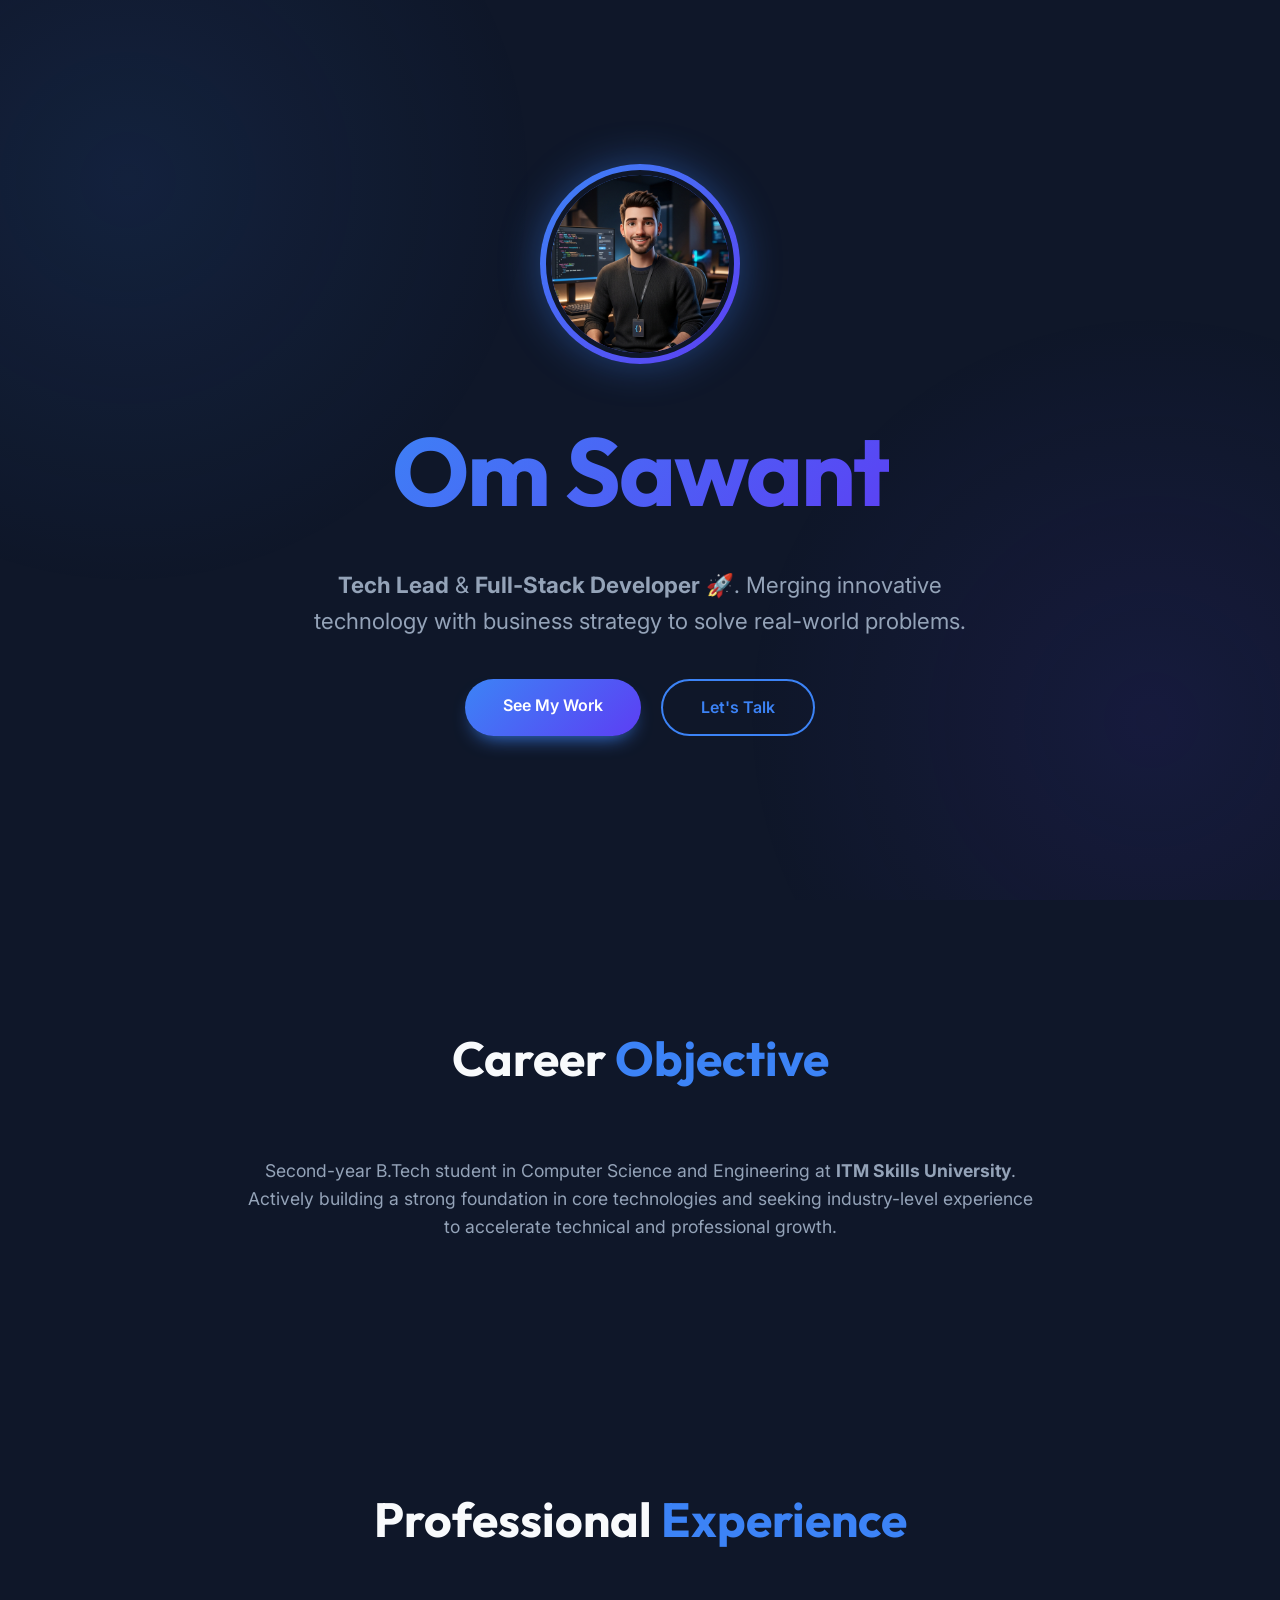
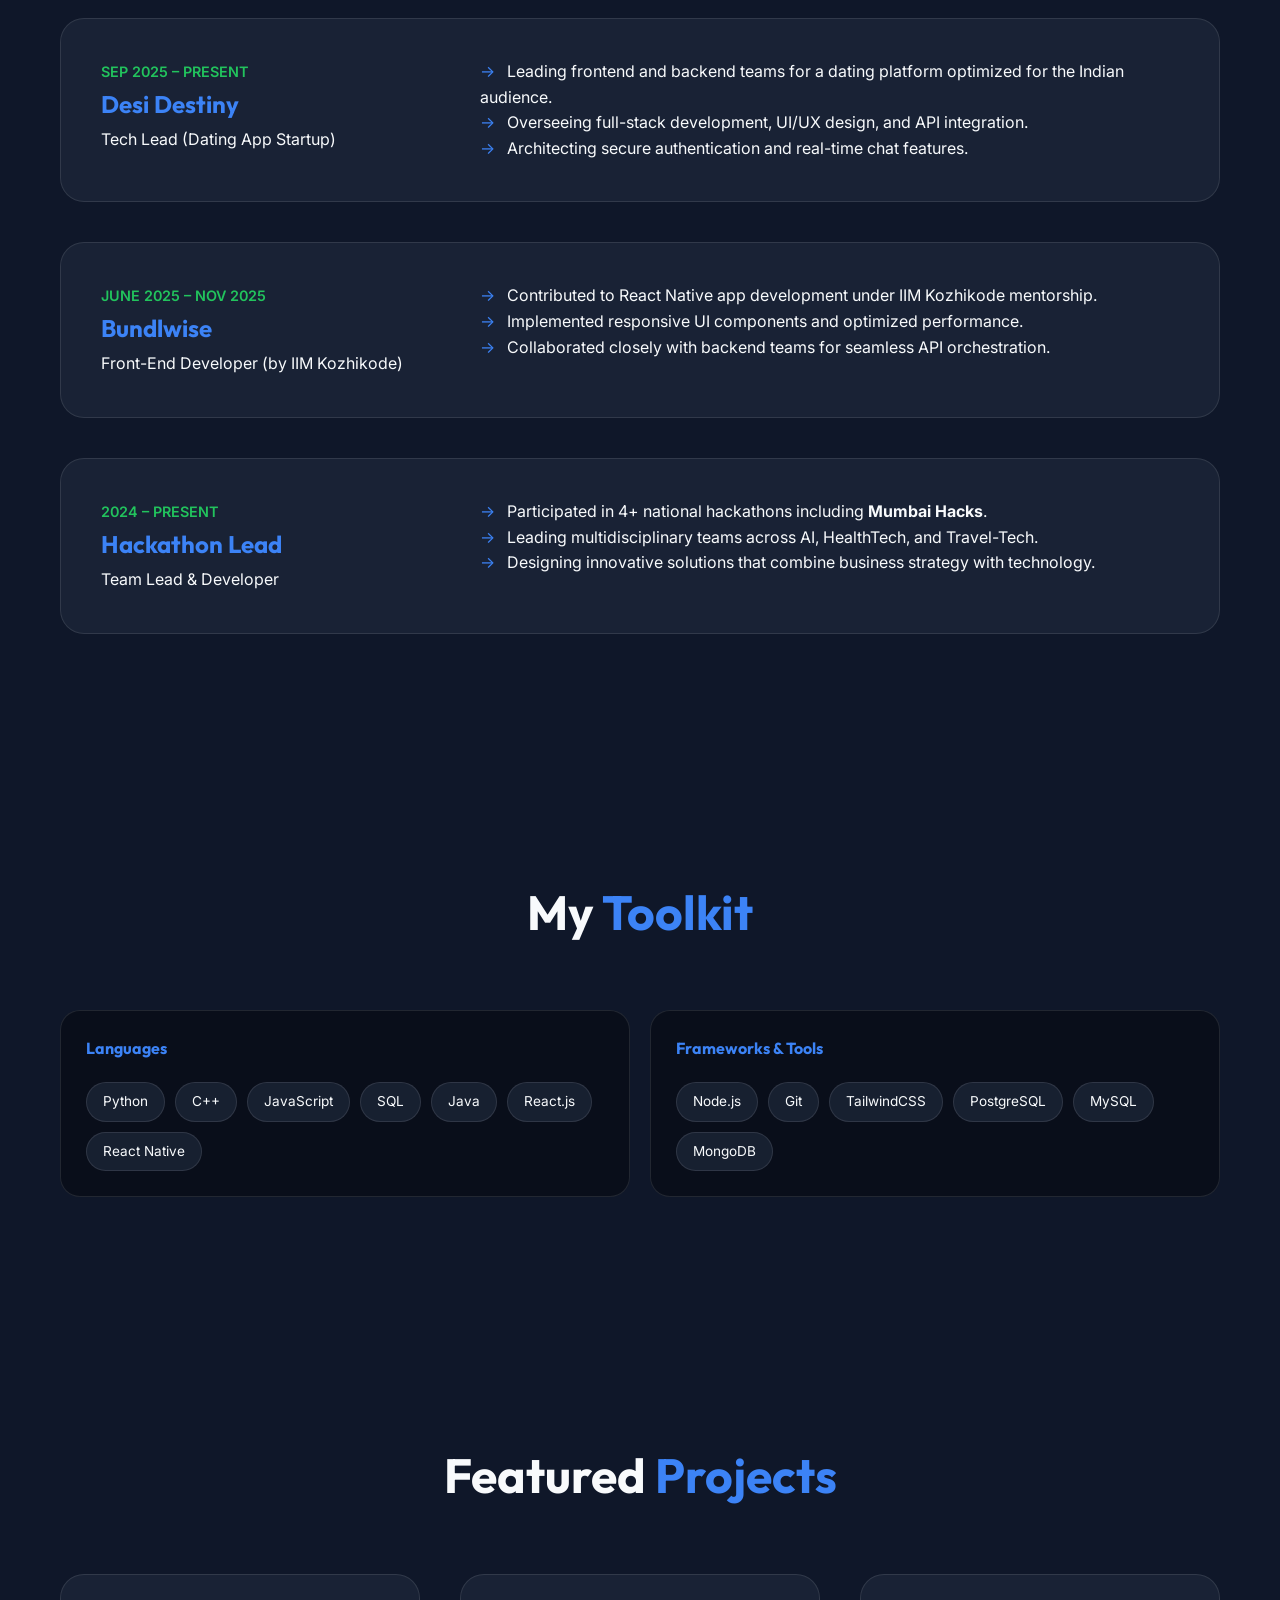
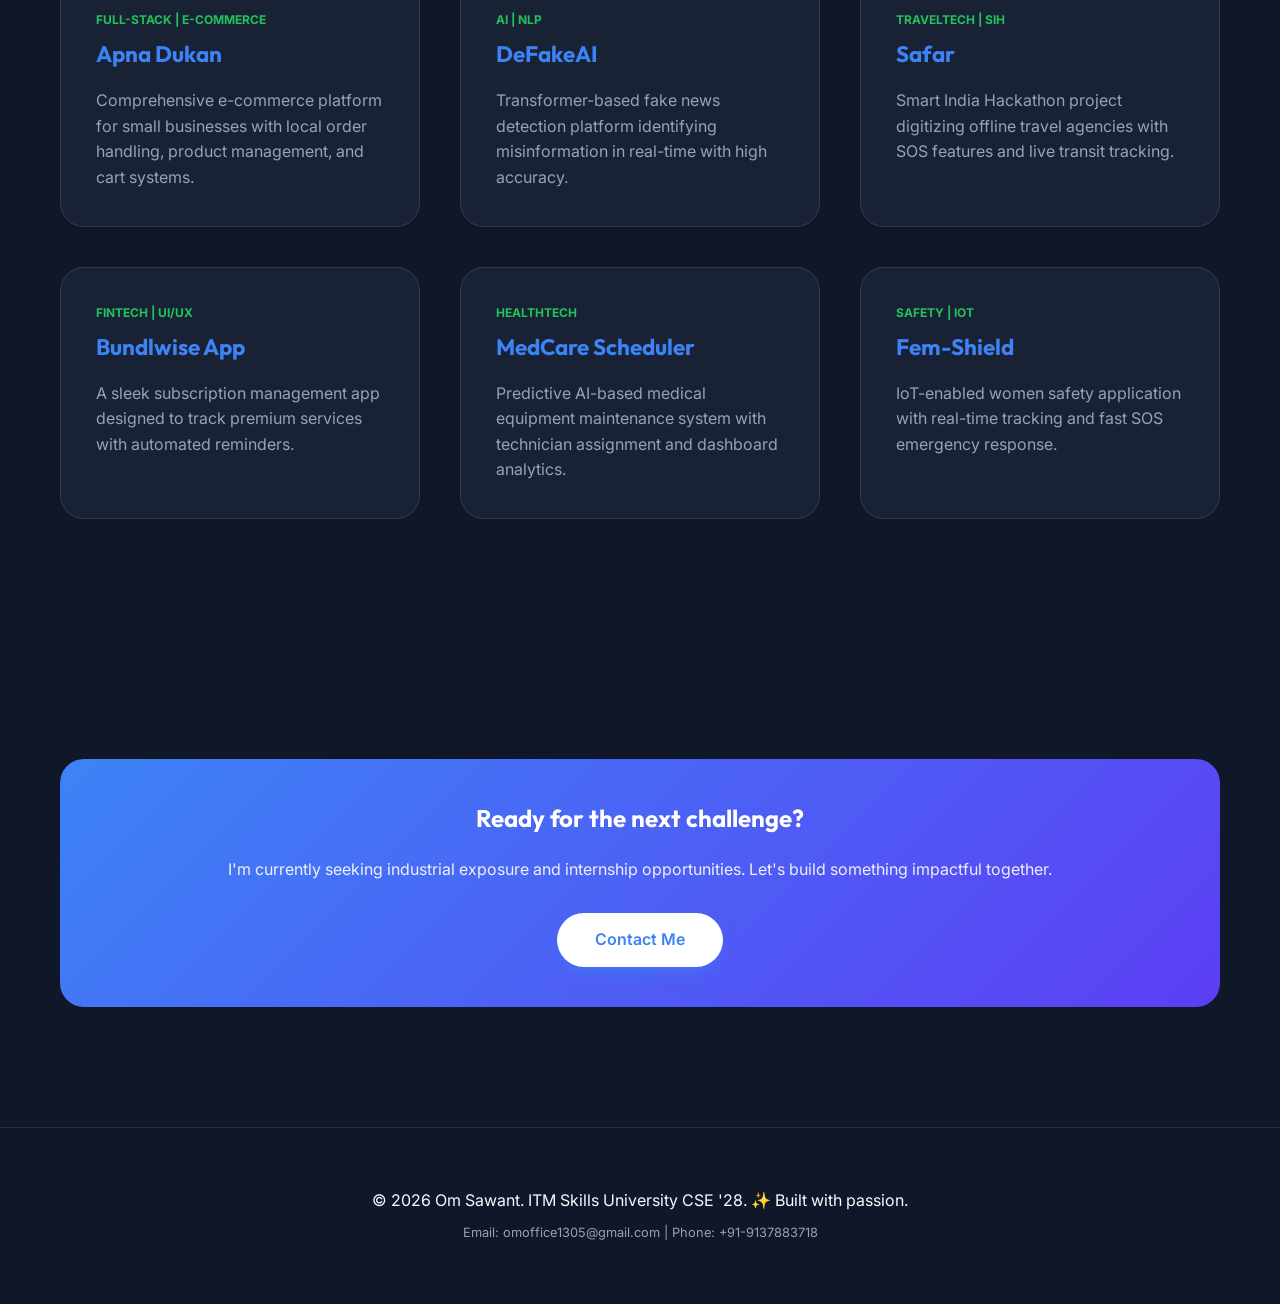
<file: index.html>
<!DOCTYPE html>
<html lang="en">

<head>
    <meta charset="UTF-8">
    <meta name="viewport" content="width=device-width, initial-scale=1.0">
    <meta name="description" content="Om Sawant - B.Tech CSE Student, Tech Lead, and Full-Stack Developer. Portfolio showcasing projects in AI, EdTech, and Fintech.">
    <title>Om Sawant | Tech Lead & Full-Stack Developer</title>
    
    <!-- Fonts -->
    <link rel="preconnect" href="https://fonts.googleapis.com">
    <link rel="preconnect" href="https://fonts.gstatic.com" crossorigin>
    <link href="https://fonts.googleapis.com/css2?family=Inter:wght@300;400;600;800&family=Outfit:wght@400;700&display=swap" rel="stylesheet">
    
    <!-- External Styles -->
    <link rel="stylesheet" href="style.css">
</head>

<body>

    <header>
        <div class="avatar-container">
            <img src="assets/avatar.png" alt="Om Sawant's Portrait">
        </div>
        <h1 class="scroll-reveal">Om Sawant</h1>
        <p class="hero-tagline scroll-reveal">
            <strong>Tech Lead</strong> & <strong>Full-Stack Developer</strong> 🚀. 
            Merging innovative technology with business strategy to solve real-world problems.
        </p>
        <div class="cta-group scroll-reveal">
            <a href="#projects" class="cta-button">See My Work</a>
            <a href="contact.html" class="cta-button outline">Let's Talk</a>
        </div>
    </header>

    <section id="about" class="scroll-reveal">
        <h2 class="section-title">Career <span>Objective</span></h2>
        <p style="text-align: center; max-width: 800px; margin: 0 auto; font-size: 1.1rem; color: var(--text-dim);">
            Second-year B.Tech student in Computer Science and Engineering at <strong>ITM Skills University</strong>. 
            Actively building a strong foundation in core technologies and seeking industry-level experience to accelerate technical and professional growth.
        </p>
    </section>

    <section id="experience">
        <h2 class="section-title">Professional <span>Experience</span></h2>
        <div class="experience-list">
            <div class="experience-card scroll-reveal">
                <div class="exp-header">
                    <span class="exp-date">Sep 2025 – Present</span>
                    <h3>Desi Destiny</h3>
                    <p>Tech Lead (Dating App Startup)</p>
                </div>
                <div class="exp-content">
                    <ul>
                        <li>Leading frontend and backend teams for a dating platform optimized for the Indian audience.</li>
                        <li>Overseeing full-stack development, UI/UX design, and API integration.</li>
                        <li>Architecting secure authentication and real-time chat features.</li>
                    </ul>
                </div>
            </div>

            <div class="experience-card scroll-reveal">
                <div class="exp-header">
                    <span class="exp-date">June 2025 – Nov 2025</span>
                    <h3>Bundlwise</h3>
                    <p>Front-End Developer (by IIM Kozhikode)</p>
                </div>
                <div class="exp-content">
                    <ul>
                        <li>Contributed to React Native app development under IIM Kozhikode mentorship.</li>
                        <li>Implemented responsive UI components and optimized performance.</li>
                        <li>Collaborated closely with backend teams for seamless API orchestration.</li>
                    </ul>
                </div>
            </div>

            <div class="experience-card scroll-reveal">
                <div class="exp-header">
                    <span class="exp-date">2024 – Present</span>
                    <h3>Hackathon Lead</h3>
                    <p>Team Lead & Developer</p>
                </div>
                <div class="exp-content">
                    <ul>
                        <li>Participated in 4+ national hackathons including <strong>Mumbai Hacks</strong>.</li>
                        <li>Leading multidisciplinary teams across AI, HealthTech, and Travel-Tech.</li>
                        <li>Designing innovative solutions that combine business strategy with technology.</li>
                    </ul>
                </div>
            </div>
        </div>
    </section>

    <section id="skills">
        <h2 class="section-title">My <span>Toolkit</span></h2>
        <div class="skills-grid">
            <div class="skill-category scroll-reveal">
                <h4>Languages</h4>
                <div class="skills-list">
                    <span class="skill-tag">Python</span>
                    <span class="skill-tag">C++</span>
                    <span class="skill-tag">JavaScript</span>
                    <span class="skill-tag">SQL</span>
                    <span class="skill-tag">Java</span>
                    <span class="skill-tag">React.js</span>
                    <span class="skill-tag">React Native</span>
                </div>
            </div>
            <div class="skill-category scroll-reveal">
                <h4>Frameworks & Tools</h4>
                <div class="skills-list">
                    <span class="skill-tag">Node.js</span>
                    <span class="skill-tag">Git</span>
                    <span class="skill-tag">TailwindCSS</span>
                    <span class="skill-tag">PostgreSQL</span>
                    <span class="skill-tag">MySQL</span>
                    <span class="skill-tag">MongoDB</span>
                </div>
            </div>
        </div>
    </section>

    <section id="projects">
        <h2 class="section-title">Featured <span>Projects</span></h2>
        <div class="projects-grid">
            <div class="project-card scroll-reveal">
                <span class="project-tag">Full-Stack | E-Commerce</span>
                <h3>Apna Dukan</h3>
                <p>Comprehensive e-commerce platform for small businesses with local order handling, product management, and cart systems.</p>
            </div>
            <div class="project-card scroll-reveal">
                <span class="project-tag">AI | NLP</span>
                <h3>DeFakeAI</h3>
                <p>Transformer-based fake news detection platform identifying misinformation in real-time with high accuracy.</p>
            </div>
            <div class="project-card scroll-reveal">
                <span class="project-tag">TravelTech | SIH</span>
                <h3>Safar</h3>
                <p>Smart India Hackathon project digitizing offline travel agencies with SOS features and live transit tracking.</p>
            </div>
            <div class="project-card scroll-reveal">
                <span class="project-tag">Fintech | UI/UX</span>
                <h3>Bundlwise App</h3>
                <p>A sleek subscription management app designed to track premium services with automated reminders.</p>
            </div>
            <div class="project-card scroll-reveal">
                <span class="project-tag">HealthTech</span>
                <h3>MedCare Scheduler</h3>
                <p>Predictive AI-based medical equipment maintenance system with technician assignment and dashboard analytics.</p>
            </div>
            <div class="project-card scroll-reveal">
                <span class="project-tag">Safety | IoT</span>
                <h3>Fem-Shield</h3>
                <p>IoT-enabled women safety application with real-time tracking and fast SOS emergency response.</p>
            </div>
        </div>
    </section>

    <section class="scroll-reveal">
        <div class="experience-card" style="text-align: center; display: block; background: var(--gradient); border: none;">
            <h2 style="color: white; margin-bottom: 20px;">Ready for the next challenge?</h2>
            <p style="color: rgba(255,255,255,0.9); margin-bottom: 30px;">
                I'm currently seeking industrial exposure and internship opportunities. 
                Let's build something impactful together.
            </p>
            <a href="contact.html" class="cta-button" style="background: white; color: var(--primary);">Contact Me</a>
        </div>
    </section>

    <footer>
        <p>&copy; 2026 Om Sawant. ITM Skills University CSE '28. ✨ Built with passion.</p>
        <p style="font-size: 0.8rem; margin-top: 10px; color: var(--text-dim);">
            Email: omoffice1305@gmail.com | Phone: +91-9137883718
        </p>
    </footer>

    <!-- External Script -->
    <script src="script.js"></script>
</body>

</html>
</file>
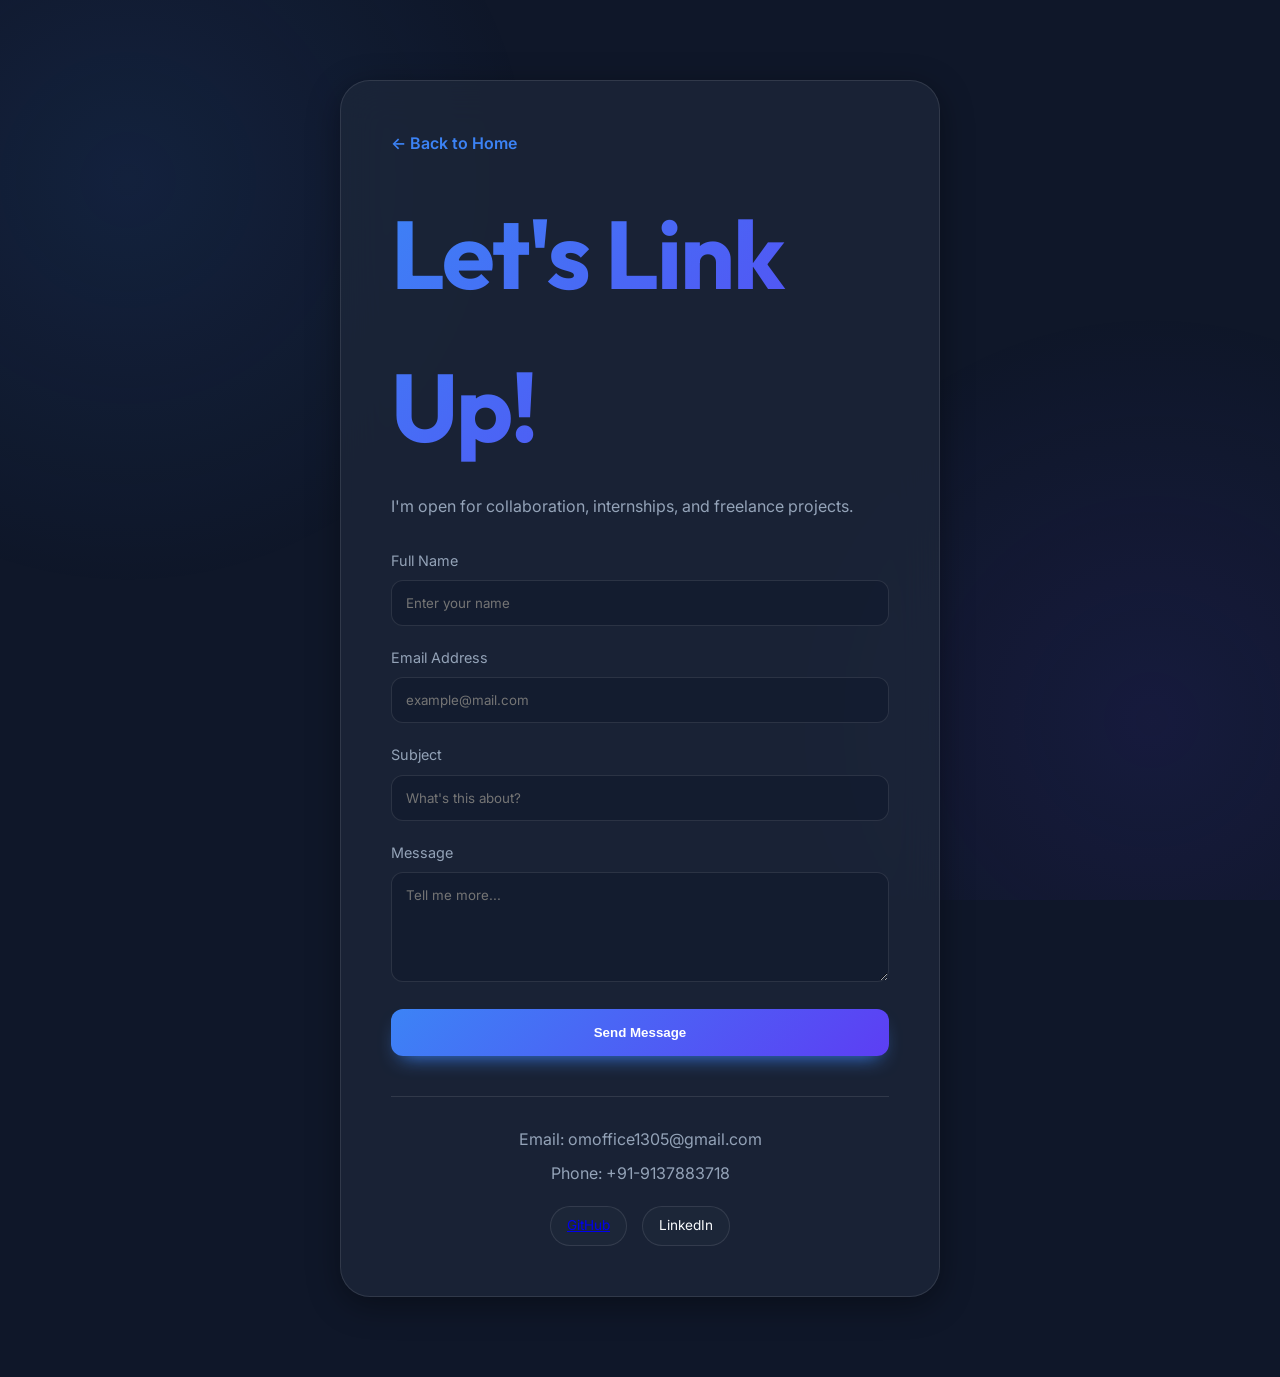
<file: contact.html>
<!DOCTYPE html>
<html lang="en">

<head>
    <meta charset="UTF-8">
    <meta name="viewport" content="width=device-width, initial-scale=1.0">
    <meta name="description" content="Contact Om Sawant - Tech Lead & Full-Stack Developer. Get in touch for collaboration and internship opportunities.">
    <title>Contact Om Sawant | Get In Touch</title>
    
    <!-- Fonts -->
    <link rel="preconnect" href="https://fonts.googleapis.com">
    <link rel="preconnect" href="https://fonts.gstatic.com" crossorigin>
    <link href="https://fonts.googleapis.com/css2?family=Inter:wght@300;400;600;800&family=Outfit:wght@400;700&display=swap" rel="stylesheet">
    
    <!-- External Styles -->
    <link rel="stylesheet" href="style.css">
    <style>
        .contact-container {
            min-height: 100vh;
            display: flex;
            justify-content: center;
            align-items: center;
            padding: 80px 20px;
        }

        .contact-form-card {
            background: var(--glass-bg);
            backdrop-filter: blur(20px);
            -webkit-backdrop-filter: blur(20px);
            border: 1px solid var(--glass-border);
            border-radius: 30px;
            padding: 50px;
            width: 100%;
            max-width: 600px;
            box-shadow: var(--shadow);
        }

        .back-link {
            display: inline-flex;
            align-items: center;
            color: var(--primary);
            text-decoration: none;
            font-weight: 600;
            margin-bottom: 20px;
            transition: var(--transition);
        }

        .back-link:hover {
            transform: translateX(-5px);
        }

        .form-group {
            margin-bottom: 20px;
        }

        .form-group label {
            display: block;
            margin-bottom: 8px;
            font-size: 0.9rem;
            color: var(--text-dim);
        }

        .form-group input, .form-group textarea {
            width: 100%;
            padding: 14px;
            background: rgba(15, 23, 42, 0.5);
            border: 1px solid var(--glass-border);
            border-radius: 12px;
            color: white;
            font-family: inherit;
            transition: var(--transition);
        }

        .form-group input:focus, .form-group textarea:focus {
            outline: none;
            border-color: var(--primary);
            background: rgba(15, 23, 42, 0.8);
        }

        .submit-btn {
            width: 100%;
            padding: 16px;
            background: var(--gradient);
            border: none;
            border-radius: 12px;
            color: white;
            font-weight: 700;
            cursor: pointer;
            transition: var(--transition);
            box-shadow: 0 10px 20px -10px var(--primary);
        }

        .submit-btn:hover {
            transform: translateY(-3px);
            box-shadow: 0 15px 25px -10px var(--primary);
        }

        .contact-info {
            margin-top: 40px;
            text-align: center;
            border-top: 1px solid var(--glass-border);
            padding-top: 30px;
        }

        .contact-info p {
            margin-bottom: 8px;
            color: var(--text-dim);
        }
    </style>
</head>

<body>

    <main class="contact-container scroll-reveal visible">
        <div class="contact-form-card">
            <a href="index.html" class="back-link">← Back to Home</a>
            <h1 style="margin-bottom: 10px;">Let's Link Up!</h1>
            <p style="color: var(--text-dim); margin-bottom: 30px;">I'm open for collaboration, internships, and freelance projects.</p>
            
            <form action="#">
                <div class="form-group">
                    <label for="name">Full Name</label>
                    <input type="text" id="name" placeholder="Enter your name" required>
                </div>
                <div class="form-group">
                    <label for="email">Email Address</label>
                    <input type="email" id="email" placeholder="example@mail.com" required>
                </div>
                <div class="form-group">
                    <label for="subject">Subject</label>
                    <input type="text" id="subject" placeholder="What's this about?" required>
                </div>
                <div class="form-group">
                    <label for="message">Message</label>
                    <textarea id="message" rows="5" placeholder="Tell me more..." required></textarea>
                </div>
                <button type="submit" class="submit-btn" onclick="alert('Message Sent (Demo Mode)!')">Send Message</button>
            </form>

            <div class="contact-info">
                <p>Email: omoffice1305@gmail.com</p>
                <p>Phone: +91-9137883718</p>
                <div style="margin-top: 20px; display: flex; justify-content: center; gap: 15px;">
                    <a href="https://github.com/OmSawant13" target="_blank" class="skill-tag">GitHub</a>
                    <span class="skill-tag">LinkedIn</span>
                </div>
            </div>
        </div>
    </main>

    <!-- External Script -->
    <script src="script.js"></script>
</body>

</html>
</file>
<file: style.css>
:root {
    --bg-dark: hsl(222, 47%, 11%);
    --bg-darker: hsl(222, 47%, 7%);
    --glass-bg: rgba(30, 41, 59, 0.7);
    --glass-border: rgba(255, 255, 255, 0.1);
    --primary: hsl(217, 91%, 60%);
    --secondary: hsl(250, 89%, 60%);
    --accent: hsl(142, 70%, 45%);
    --text-main: hsl(210, 40%, 98%);
    --text-dim: hsl(215, 20%, 65%);
    --gradient: linear-gradient(135deg, var(--primary), var(--secondary));
    --shadow: 0 8px 32px 0 rgba(0, 0, 0, 0.37);
    --transition: all 0.3s cubic-bezier(0.4, 0, 0.2, 1);
}

* {
    margin: 0;
    padding: 0;
    box-sizing: border-box;
    scroll-behavior: smooth;
}

body {
    background-color: var(--bg-dark);
    color: var(--text-main);
    font-family: 'Inter', sans-serif;
    line-height: 1.6;
    overflow-x: hidden;
}

h1, h2, h3, h4 {
    font-family: 'Outfit', sans-serif;
    font-weight: 700;
}

/* Background effects */
body::before {
    content: '';
    position: fixed;
    top: 0;
    left: 0;
    width: 100%;
    height: 100%;
    background: 
        radial-gradient(circle at 10% 20%, hsla(217, 91%, 60%, 0.1), transparent 30%),
        radial-gradient(circle at 90% 80%, hsla(250, 89%, 60%, 0.1), transparent 30%);
    z-index: -1;
}

header {
    min-height: 100vh;
    display: flex;
    flex-direction: column;
    justify-content: center;
    align-items: center;
    text-align: center;
    padding: 40px 20px;
}

.avatar-container {
    width: 200px;
    height: 200px;
    border-radius: 50%;
    padding: 6px;
    background: var(--gradient);
    margin-bottom: 30px;
    animation: float 6s ease-in-out infinite;
    box-shadow: 0 0 40px rgba(59, 130, 246, 0.4);
    position: relative;
}

.avatar-container img {
    width: 100%;
    height: 100%;
    border-radius: 50%;
    object-fit: cover;
    border: 5px solid var(--bg-dark);
}

@keyframes float {
    0%, 100% { transform: translateY(0); }
    50% { transform: translateY(-20px); }
}

h1 {
    font-size: clamp(3.5rem, 10vw, 6rem);
    background: var(--gradient);
    -webkit-background-clip: text;
    background-clip: text; /* Fixed warning */
    -webkit-text-fill-color: transparent;
    letter-spacing: -2px;
    margin-bottom: 20px;
}

.hero-tagline {
    font-size: 1.4rem;
    color: var(--text-dim);
    max-width: 700px;
    margin-bottom: 40px;
}

.cta-group {
    display: flex;
    gap: 20px;
}

.cta-button {
    display: inline-block;
    padding: 14px 38px;
    background: var(--gradient);
    color: white;
    text-decoration: none;
    border-radius: 50px;
    font-weight: 600;
    transition: var(--transition);
    box-shadow: 0 10px 20px -10px var(--primary);
}

.cta-button.outline {
    background: transparent;
    border: 2px solid var(--primary);
    box-shadow: none;
    color: var(--primary);
}

.cta-button:hover {
    transform: translateY(-5px) scale(1.05);
    box-shadow: 0 15px 30px -10px var(--primary);
}

.cta-button.outline:hover {
    background: var(--primary);
    color: white;
}

section {
    max-width: 1200px;
    margin: 0 auto;
    padding: 120px 20px;
}

.section-title {
    font-size: 3rem;
    margin-bottom: 60px;
    text-align: center;
}

.section-title span {
    color: var(--primary);
}

/* Experience Section */
.experience-list {
    display: flex;
    flex-direction: column;
    gap: 40px;
}

.experience-card {
    background: var(--glass-bg);
    backdrop-filter: blur(15px);
    -webkit-backdrop-filter: blur(15px);
    border: 1px solid var(--glass-border);
    border-radius: 24px;
    padding: 40px;
    transition: var(--transition);
    display: grid;
    grid-template-columns: 1fr 2fr;
    gap: 30px;
}

.experience-card:hover {
    border-color: var(--primary);
    transform: translateX(10px);
}

.exp-header h3 {
    color: var(--primary);
    font-size: 1.5rem;
    margin-bottom: 4px;
}

.exp-date {
    color: var(--accent);
    font-size: 0.9rem;
    font-weight: 600;
    text-transform: uppercase;
}

.exp-content ul {
    list-style: none;
}

.exp-content ul li::before {
    content: "→";
    color: var(--primary);
    margin-right: 12px;
}

/* Projects Grid */
.projects-grid {
    display: grid;
    grid-template-columns: repeat(auto-fit, minmax(350px, 1fr));
    gap: 40px;
}

.project-card {
    background: var(--glass-bg);
    backdrop-filter: blur(12px);
    -webkit-backdrop-filter: blur(12px);
    border: 1px solid var(--glass-border);
    border-radius: 24px;
    padding: 35px;
    transition: var(--transition);
    display: flex;
    flex-direction: column;
    height: 100%;
}

.project-card:hover {
    transform: translateY(-15px);
    border-color: var(--primary);
    box-shadow: var(--shadow);
}

.project-card h3 {
    margin-bottom: 15px;
    color: var(--primary);
    font-size: 1.4rem;
}

.project-tag {
    font-size: 0.75rem;
    color: var(--accent);
    text-transform: uppercase;
    font-weight: 700;
    margin-bottom: 8px;
}

.project-card p {
    color: var(--text-dim);
    font-size: 1rem;
    flex-grow: 1;
}

/* Skills Grid */
.skills-grid {
    display: grid;
    grid-template-columns: repeat(auto-fit, minmax(200px, 1fr));
    gap: 20px;
}

.skill-category {
    background: var(--bg-darker);
    padding: 25px;
    border-radius: 20px;
    border: 1px solid var(--glass-border);
}

.skill-category h4 {
    margin-bottom: 20px;
    color: var(--primary);
}

.skills-list {
    display: flex;
    flex-wrap: wrap;
    gap: 10px;
}

.skill-tag {
    background: var(--glass-bg);
    border: 1px solid var(--glass-border);
    padding: 8px 16px;
    border-radius: 50px;
    font-size: 0.85rem;
    transition: var(--transition);
}

.skill-tag:hover {
    background: var(--primary);
    color: white;
    transform: scale(1.1);
}

/* Scroll Indicators */
.scroll-reveal {
    opacity: 0;
    transform: translateY(30px);
    transition: opacity 0.8s ease-out, transform 0.8s ease-out;
}

.scroll-reveal.visible {
    opacity: 1;
    transform: translateY(0);
}

footer {
    text-align: center;
    padding: 60px 20px;
    border-top: 1px solid var(--glass-border);
}

@media (max-width: 768px) {
    .experience-card {
        grid-template-columns: 1fr;
    }
    .section-title { font-size: 2.2rem; }
    header { padding: 80px 20px; }
}
</file>
